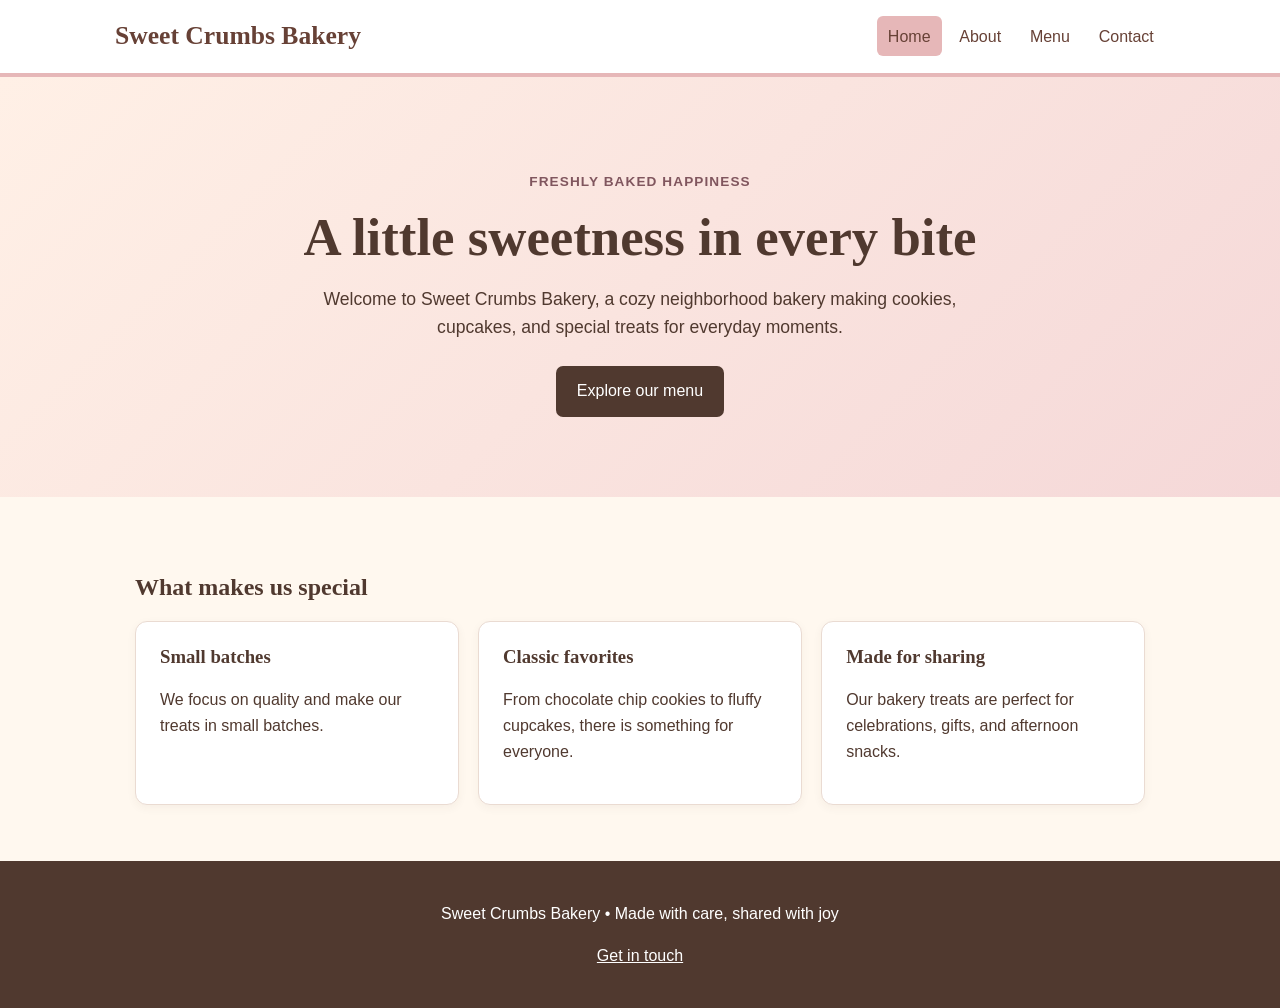
<file: index.html>
<!DOCTYPE html><html lang="en"><head><meta charset="utf-8"><meta name="viewport" content="width=device-width, initial-scale=1"><meta name="description" content="Sweet Crumbs Bakery offers freshly baked treats and friendly service."><title>Home | Sweet Crumbs Bakery</title><link rel="stylesheet" href="styles.css"></head><body><header class="site-header"><div class="wrap header-inner"><a class="brand" href="index.html">Sweet Crumbs Bakery</a><nav class="nav" aria-label="Main navigation"><a href="index.html" aria-current="page">Home</a><a href="about.html">About</a><a href="menu.html">Menu</a><a href="contact.html">Contact</a></nav></div></header><main><section class="hero"><div class="wrap"><p class="eyebrow">Freshly baked happiness</p><h1>A little sweetness in every bite</h1><p class="lead">Welcome to Sweet Crumbs Bakery, a cozy neighborhood bakery making cookies, cupcakes, and special treats for everyday moments.</p><a class="button" href="menu.html">Explore our menu</a></div></section><section class="section"><div class="wrap"><h2>What makes us special</h2><div class="grid"><article class="card"><h3>Small batches</h3><p>We focus on quality and make our treats in small batches.</p></article><article class="card"><h3>Classic favorites</h3><p>From chocolate chip cookies to fluffy cupcakes, there is something for everyone.</p></article><article class="card"><h3>Made for sharing</h3><p>Our bakery treats are perfect for celebrations, gifts, and afternoon snacks.</p></article></div></div></section></main><footer class="site-footer"><div class="wrap"><p>Sweet Crumbs Bakery • Made with care, shared with joy</p><p><a href="contact.html">Get in touch</a></p></div></footer></body></html>
</file>
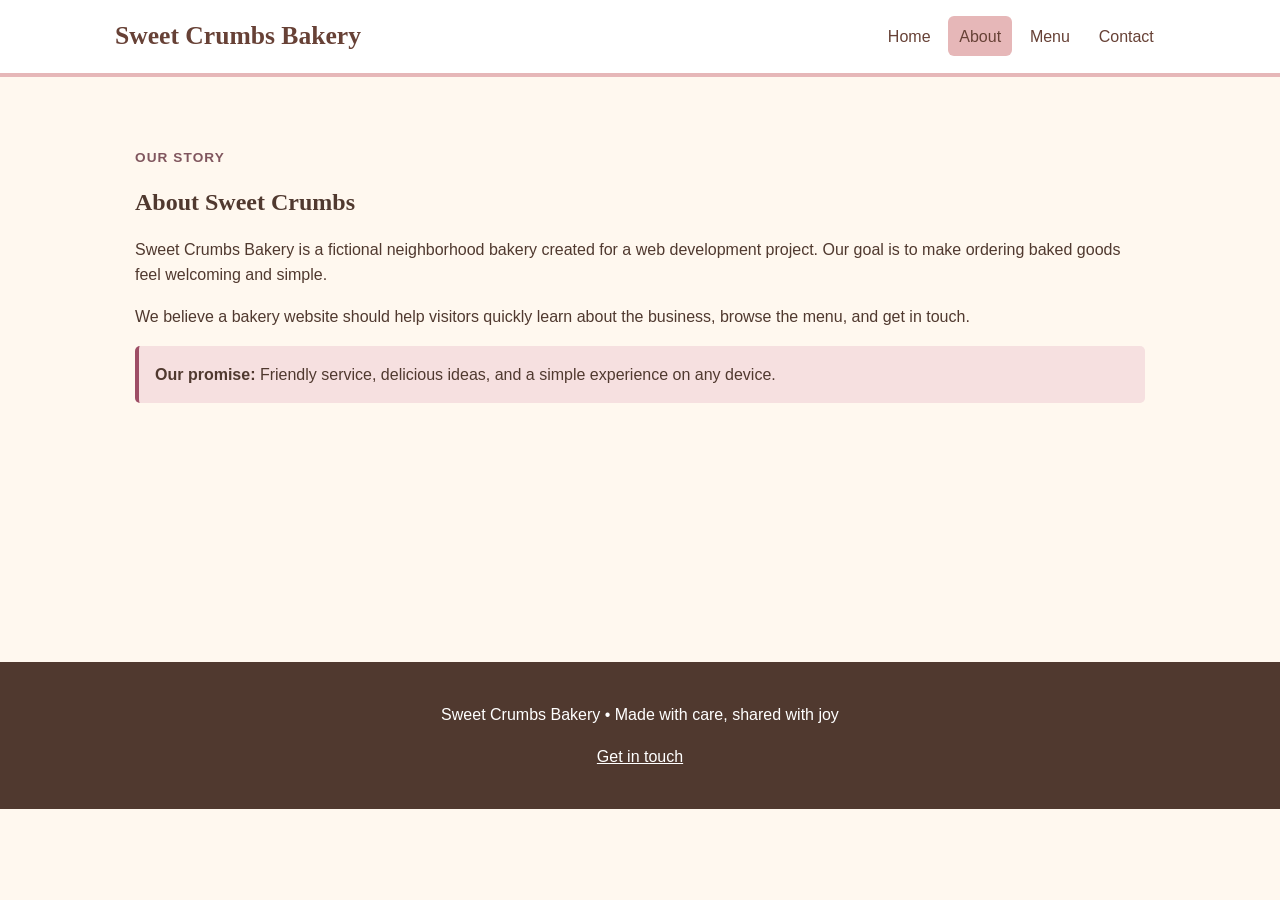
<file: about.html>
<!DOCTYPE html><html lang="en"><head><meta charset="utf-8"><meta name="viewport" content="width=device-width, initial-scale=1"><meta name="description" content="Sweet Crumbs Bakery offers freshly baked treats and friendly service."><title>About | Sweet Crumbs Bakery</title><link rel="stylesheet" href="styles.css"></head><body><header class="site-header"><div class="wrap header-inner"><a class="brand" href="index.html">Sweet Crumbs Bakery</a><nav class="nav" aria-label="Main navigation"><a href="index.html">Home</a><a href="about.html" aria-current="page">About</a><a href="menu.html">Menu</a><a href="contact.html">Contact</a></nav></div></header><main><section class="section"><div class="wrap"><p class="eyebrow">Our story</p><h1>About Sweet Crumbs</h1><p>Sweet Crumbs Bakery is a fictional neighborhood bakery created for a web development project. Our goal is to make ordering baked goods feel welcoming and simple.</p><p>We believe a bakery website should help visitors quickly learn about the business, browse the menu, and get in touch.</p><div class="notice"><strong>Our promise:</strong> Friendly service, delicious ideas, and a simple experience on any device.</div></div></section></main><footer class="site-footer"><div class="wrap"><p>Sweet Crumbs Bakery • Made with care, shared with joy</p><p><a href="contact.html">Get in touch</a></p></div></footer></body></html>
</file>
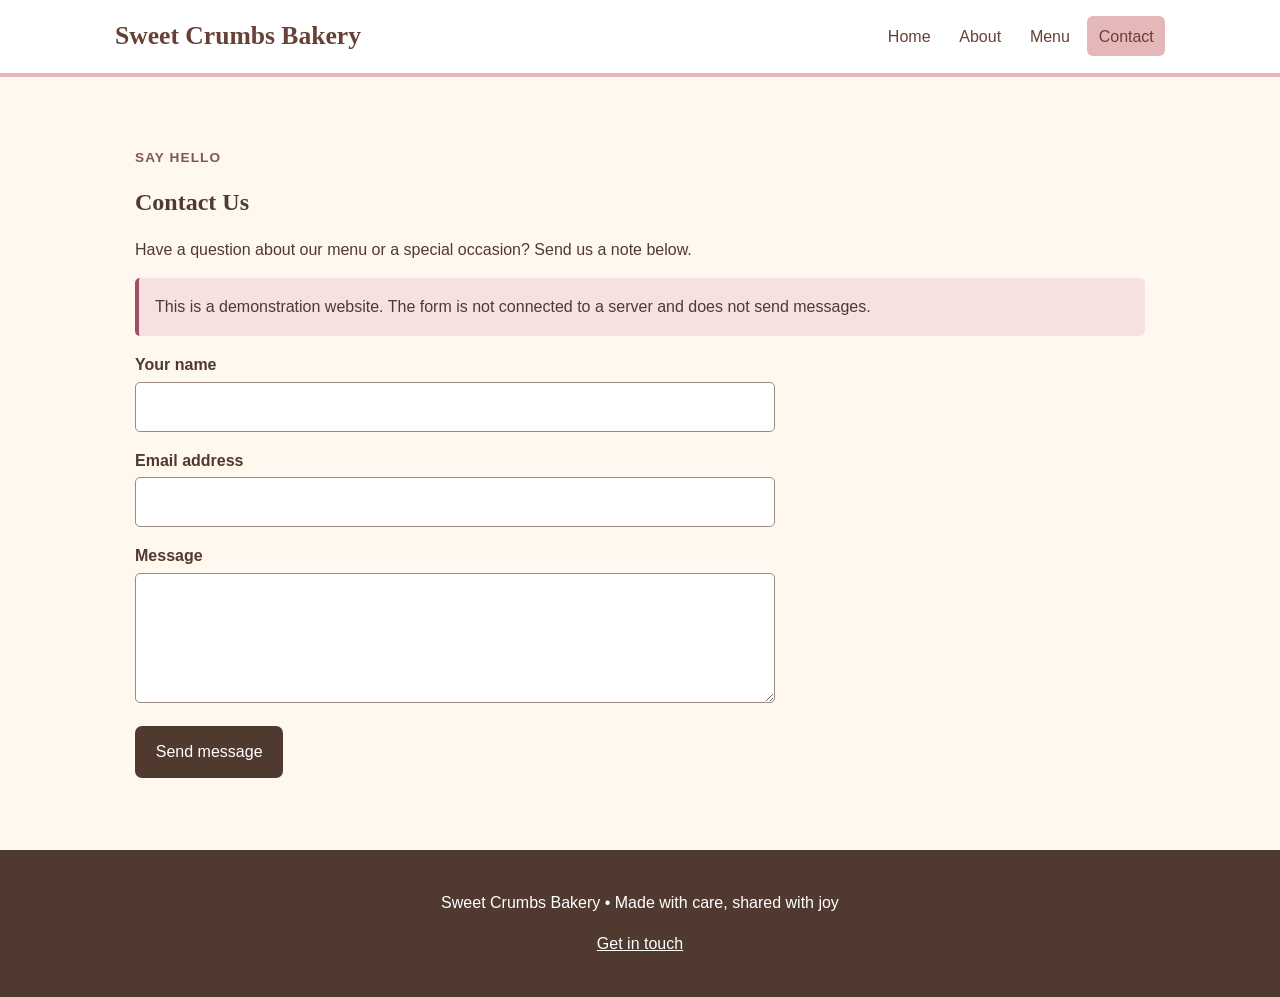
<file: contact.html>
<!DOCTYPE html>
<html lang="en">
<head>
<meta charset="utf-8">
<meta name="viewport" content="width=device-width, initial-scale=1">
<meta name="description" content="Contact Sweet Crumbs Bakery.">
<title>Contact | Sweet Crumbs Bakery</title>
<link rel="stylesheet" href="styles.css">
<script src="script.js" defer></script>
</head>

<body>
<header class="site-header">
<div class="wrap header-inner">
<a class="brand" href="index.html">Sweet Crumbs Bakery</a>
<nav class="nav" aria-label="Main navigation">
<a href="index.html">Home</a>
<a href="about.html">About</a>
<a href="menu.html">Menu</a>
<a href="contact.html" aria-current="page">Contact</a>
</nav>
</div>
</header>

<main>
<section class="section">
<div class="wrap">

<p class="eyebrow">Say hello</p>
<h1>Contact Us</h1>

<p>Have a question about our menu or a special occasion? Send us a note below.</p>

<div class="notice">
This is a demonstration website. The form is not connected
to a server and does not send messages.
</div>

<form class="form" id="contactForm" action="#" method="get" novalidate>

<label for="name">Your name</label>
<input
id="name"
name="name"
type="text"
autocomplete="name"
aria-describedby="nameError"
required
>
<p id="nameError" class="error-message" role="alert"></p>

<label for="email">Email address</label>
<input
id="email"
name="email"
type="email"
autocomplete="email"
aria-describedby="emailError"
required
>
<p id="emailError" class="error-message" role="alert"></p>

<label for="message">Message</label>
<textarea
id="message"
name="message"
aria-describedby="messageError"
required
></textarea>
<p id="messageError" class="error-message" role="alert"></p>

<p>
<button type="submit">Send message</button>
</p>

<p id="form-status" role="status" aria-live="polite"></p>

</form>

</div>
</section>
</main>

<footer class="site-footer">
<div class="wrap">
<p>Sweet Crumbs Bakery • Made with care, shared with joy</p>
<p><a href="contact.html">Get in touch</a></p>
</div>
</footer>

</body>
</html>
</file>
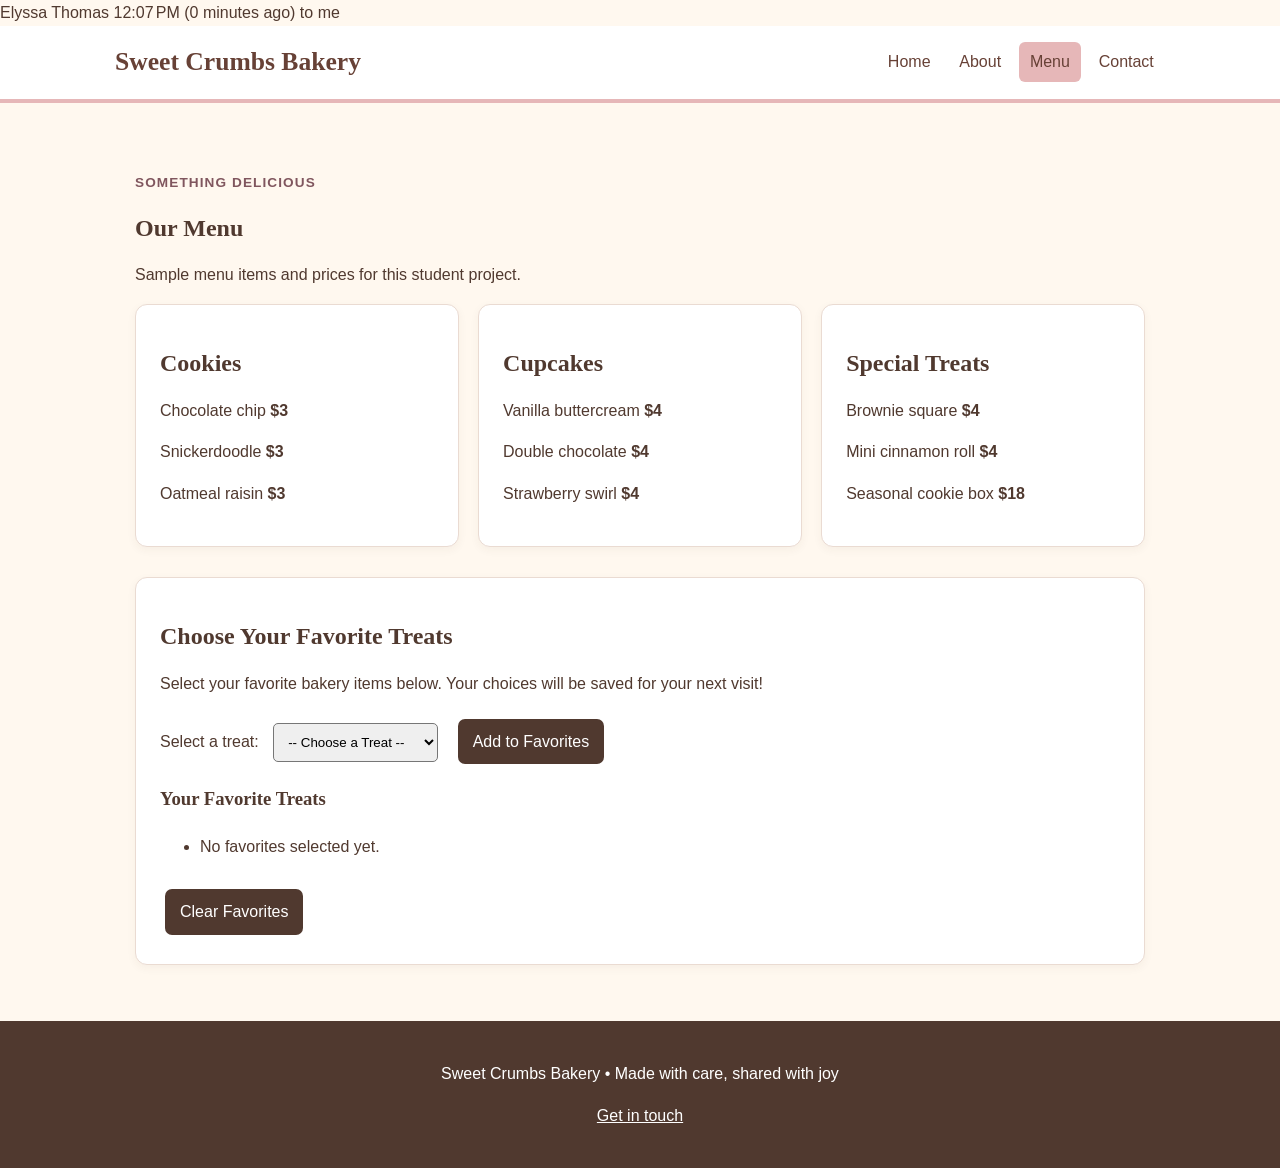
<file: menu.html>
Elyssa Thomas <elyssathomas11391@gmail.com>
12:07 PM (0 minutes ago)
to me

<!DOCTYPE html>
<html lang="en">
<head>
<meta charset="utf-8">
<meta name="viewport" content="width=device-width, initial-scale=1">
<meta name="description" content="Sweet Crumbs Bakery offers freshly baked treats and friendly service.">
<title>Menu | Sweet Crumbs Bakery</title>
<link rel="stylesheet" href="styles.css">
<script src="script.js" defer></script>

</head>

<body>
<header class="site-header">
<div class="wrap header-inner">
<a class="brand" href="index.html">Sweet Crumbs Bakery</a>
<nav class="nav" aria-label="Main navigation">
<a href="index.html">Home</a>
<a href="about.html">About</a>
<a href="menu.html" aria-current="page">Menu</a>
<a href="contact.html">Contact</a>
</nav>
</div>
</header>

<main>
<section class="section">
<div class="wrap">

<p class="eyebrow">Something delicious</p>
<h1>Our Menu</h1>
<p>Sample menu items and prices for this student project.</p>

<div class="grid">

<article class="card">
<h2>Cookies</h2>
<p>Chocolate chip <span class="menu-price">$3</span></p>
<p>Snickerdoodle <span class="menu-price">$3</span></p>
<p>Oatmeal raisin <span class="menu-price">$3</span></p>
</article>

<article class="card">
<h2>Cupcakes</h2>
<p>Vanilla buttercream <span class="menu-price">$4</span></p>
<p>Double chocolate <span class="menu-price">$4</span></p>
<p>Strawberry swirl <span class="menu-price">$4</span></p>
</article>

<article class="card">
<h2>Special Treats</h2>
<p>Brownie square <span class="menu-price">$4</span></p>
<p>Mini cinnamon roll <span class="menu-price">$4</span></p>
<p>Seasonal cookie box <span class="menu-price">$18</span></p>
</article>

</div>

<section class="card" style="margin-top: 30px;">
<h2>Choose Your Favorite Treats</h2>
<p>Select your favorite bakery items below. Your choices will be saved for your next visit!</p>

<label for="treatSelect">Select a treat:</label>

<select id="treatSelect">
<option value="">-- Choose a Treat --</option>
<option value="Chocolate chip">Chocolate chip</option>
<option value="Snickerdoodle">Snickerdoodle</option>
<option value="Oatmeal raisin">Oatmeal raisin</option>
<option value="Vanilla buttercream">Vanilla buttercream</option>
<option value="Double chocolate">Double chocolate</option>
<option value="Strawberry swirl">Strawberry swirl</option>
<option value="Brownie square">Brownie square</option>
<option value="Mini cinnamon roll">Mini cinnamon roll</option>
<option value="Seasonal cookie box">Seasonal cookie box</option>
</select>

<button type="button" id="addFavorite">
Add to Favorites
</button>

<p id="favoriteMessage" role="status" aria-live="polite"></p>

<h3>Your Favorite Treats</h3>
<ul id="favoritesList"></ul>

<button type="button" id="clearFavorites">
Clear Favorites
</button>
</section>

</div>
</section>
</main>

<footer class="site-footer">
<div class="wrap">
<p>Sweet Crumbs Bakery • Made with care, shared with joy</p>
<p><a href="contact.html">Get in touch</a></p>
</div>
</footer>

</body>
</html>
</file>
<file: styles.css>
/* Sweet Crumbs Bakery — mobile-first responsive styles */
:root{--cream:#fff8ef;--brown:#50392f;--pink:#e6b7b8;--white:#fff;--muted:#6a5750}*{box-sizing:border-box}body{margin:0;font-family:Arial,sans-serif;color:var(--brown);background:var(--cream);line-height:1.6}h1,h2,h3{font-family:Georgia,serif;line-height:1.2}a{color:#674136}a:focus-visible,button:focus-visible,input:focus-visible,textarea:focus-visible{outline:3px solid #9e4e65;outline-offset:3px}.site-header{background:var(--white);border-bottom:4px solid var(--pink)}.wrap{max-width:1050px;margin:auto;padding:0 1.25rem}.header-inner{display:flex;flex-direction:column;align-items:center;gap:.6rem;padding:1rem 0}.brand{font-family:Georgia,serif;font-size:1.6rem;font-weight:bold;text-decoration:none}.nav{display:flex;flex-wrap:wrap;justify-content:center;gap:.4rem}.nav a{padding:.45rem .7rem;border-radius:6px;text-decoration:none}.nav a:hover,.nav a[aria-current=page]{background:var(--pink)}main{min-height:65vh}.hero{padding:4rem 0;text-align:center;background:linear-gradient(135deg,#fff0e6,#f5d8d8)}.hero h1{font-size:2.4rem;margin:.2rem 0}.lead{font-size:1.1rem;max-width:670px;margin:1rem auto 1.5rem}.button,button{display:inline-block;background:var(--brown);color:white;text-decoration:none;padding:.8rem 1.3rem;border:0;border-radius:7px;cursor:pointer;font:inherit}.button:hover,button:hover{background:#785447}.section{padding:2.5rem 0}.grid{display:flex;flex-direction:column;gap:1.2rem}.card{background:var(--white);border:1px solid #eadbd2;border-radius:12px;padding:1.5rem;flex:1;box-shadow:0 3px 10px #50392f0d}.card h3{margin-top:0}.eyebrow{font-weight:bold;letter-spacing:.08em;text-transform:uppercase;color:#80565e;font-size:.85rem}.menu-price{font-weight:bold}.notice{background:#f6e0e0;padding:1rem;border-left:4px solid #9e4e65;border-radius:5px}.form{max-width:640px}.form label{display:block;margin:1rem 0 .25rem;font-weight:bold}.form input,.form textarea{width:100%;padding:.7rem;border:1px solid #9a8a82;border-radius:5px;font:inherit}.form textarea{min-height:130px}.site-footer{background:var(--brown);color:white;padding:1.5rem 0;text-align:center}.site-footer a{color:white}@media(min-width:720px){.header-inner{flex-direction:row;justify-content:space-between}.grid{flex-direction:row}.hero{padding:5rem 0}.hero h1{font-size:3.3rem}.section{padding:3.5rem 0}}
/* Touchstone 4 - Form Validation */

.error-message {
color: #b42318;
font-size: 0.9rem;
margin-top: 5px;
margin-bottom: 12px;
}

input[aria-invalid="true"],
textarea[aria-invalid="true"] {
border: 2px solid #b42318;
background-color: #fff5f5;
}

/* Interactive Favorites */

#favoriteMessage {
font-weight: bold;
margin-top: 15px;
}

#favoritesList {
margin-top: 15px;
margin-bottom: 20px;
}

#favoritesList li {
padding: 5px 0;
}

#treatSelect {
padding: 10px;
margin: 10px;
border-radius: 5px;
}

#addFavorite,
#clearFavorites {
padding: 10px 15px;
margin: 5px;
cursor: pointer;
}
</file>
